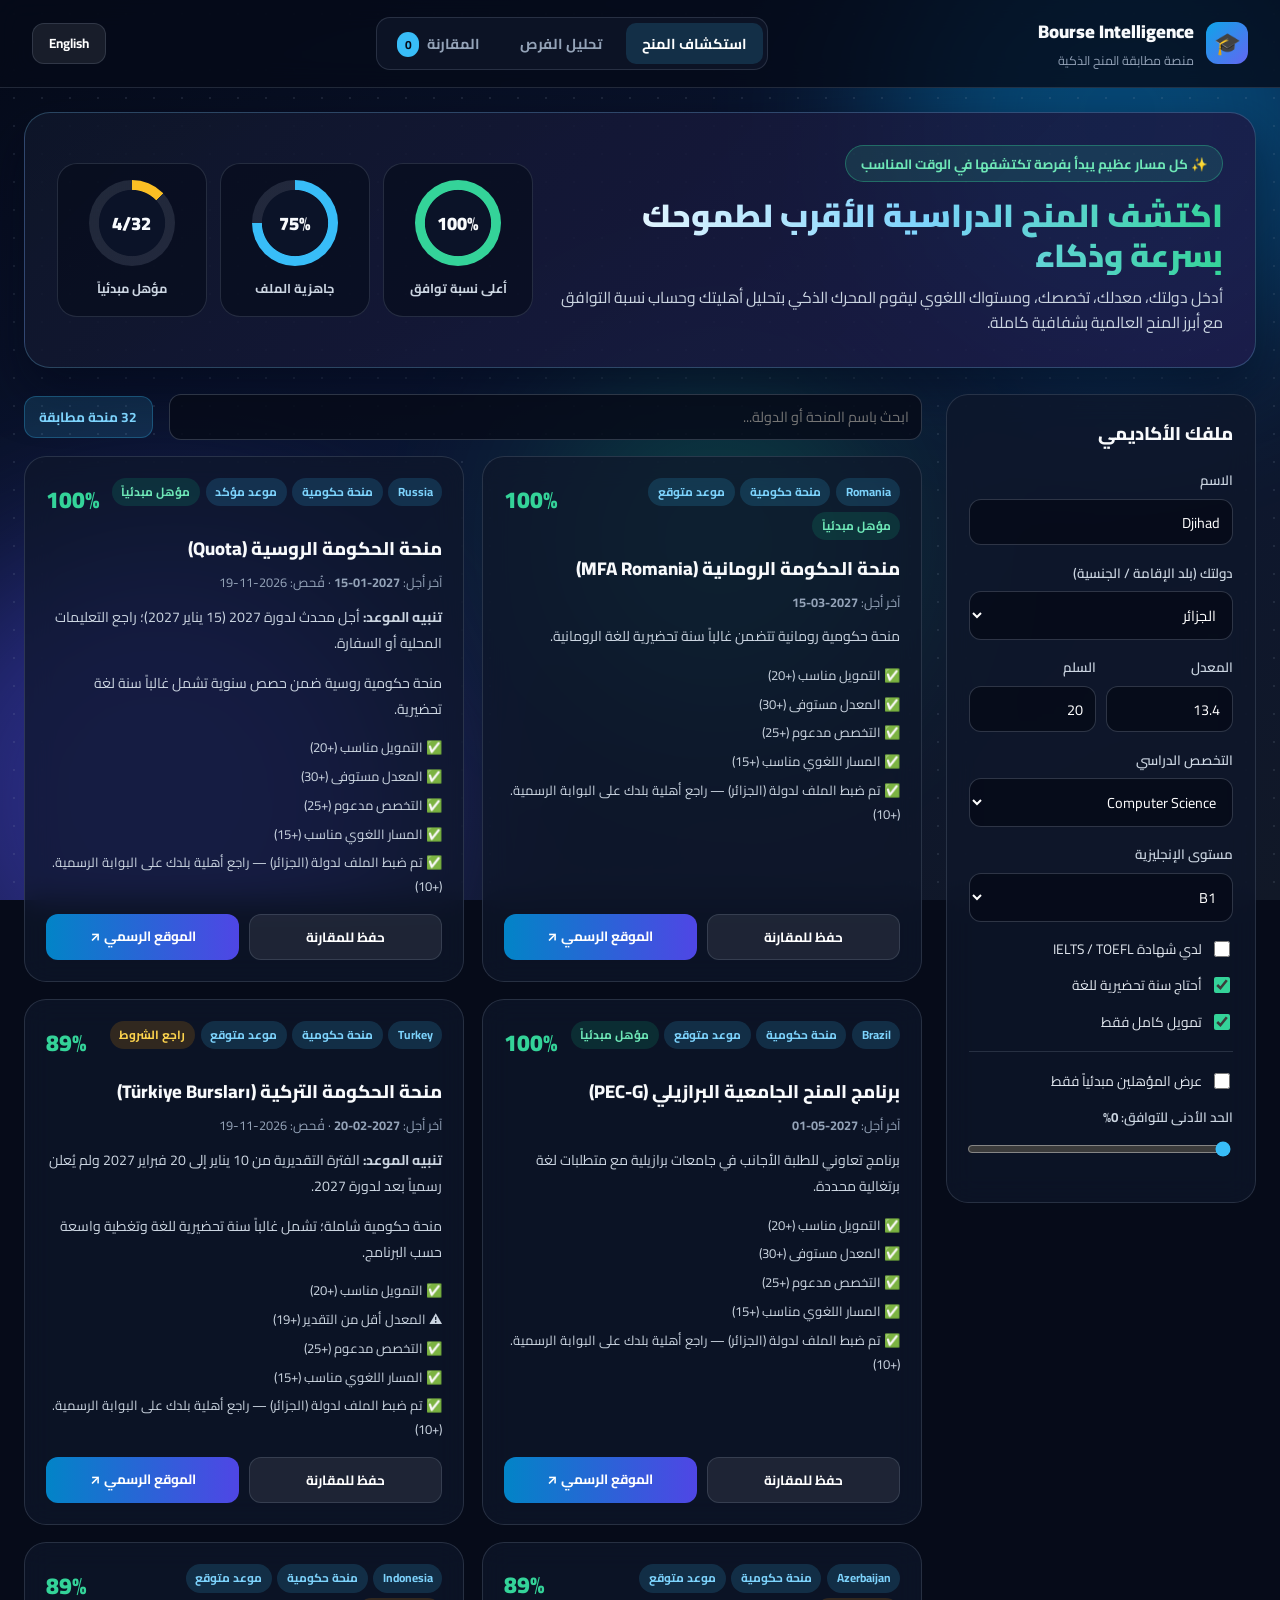
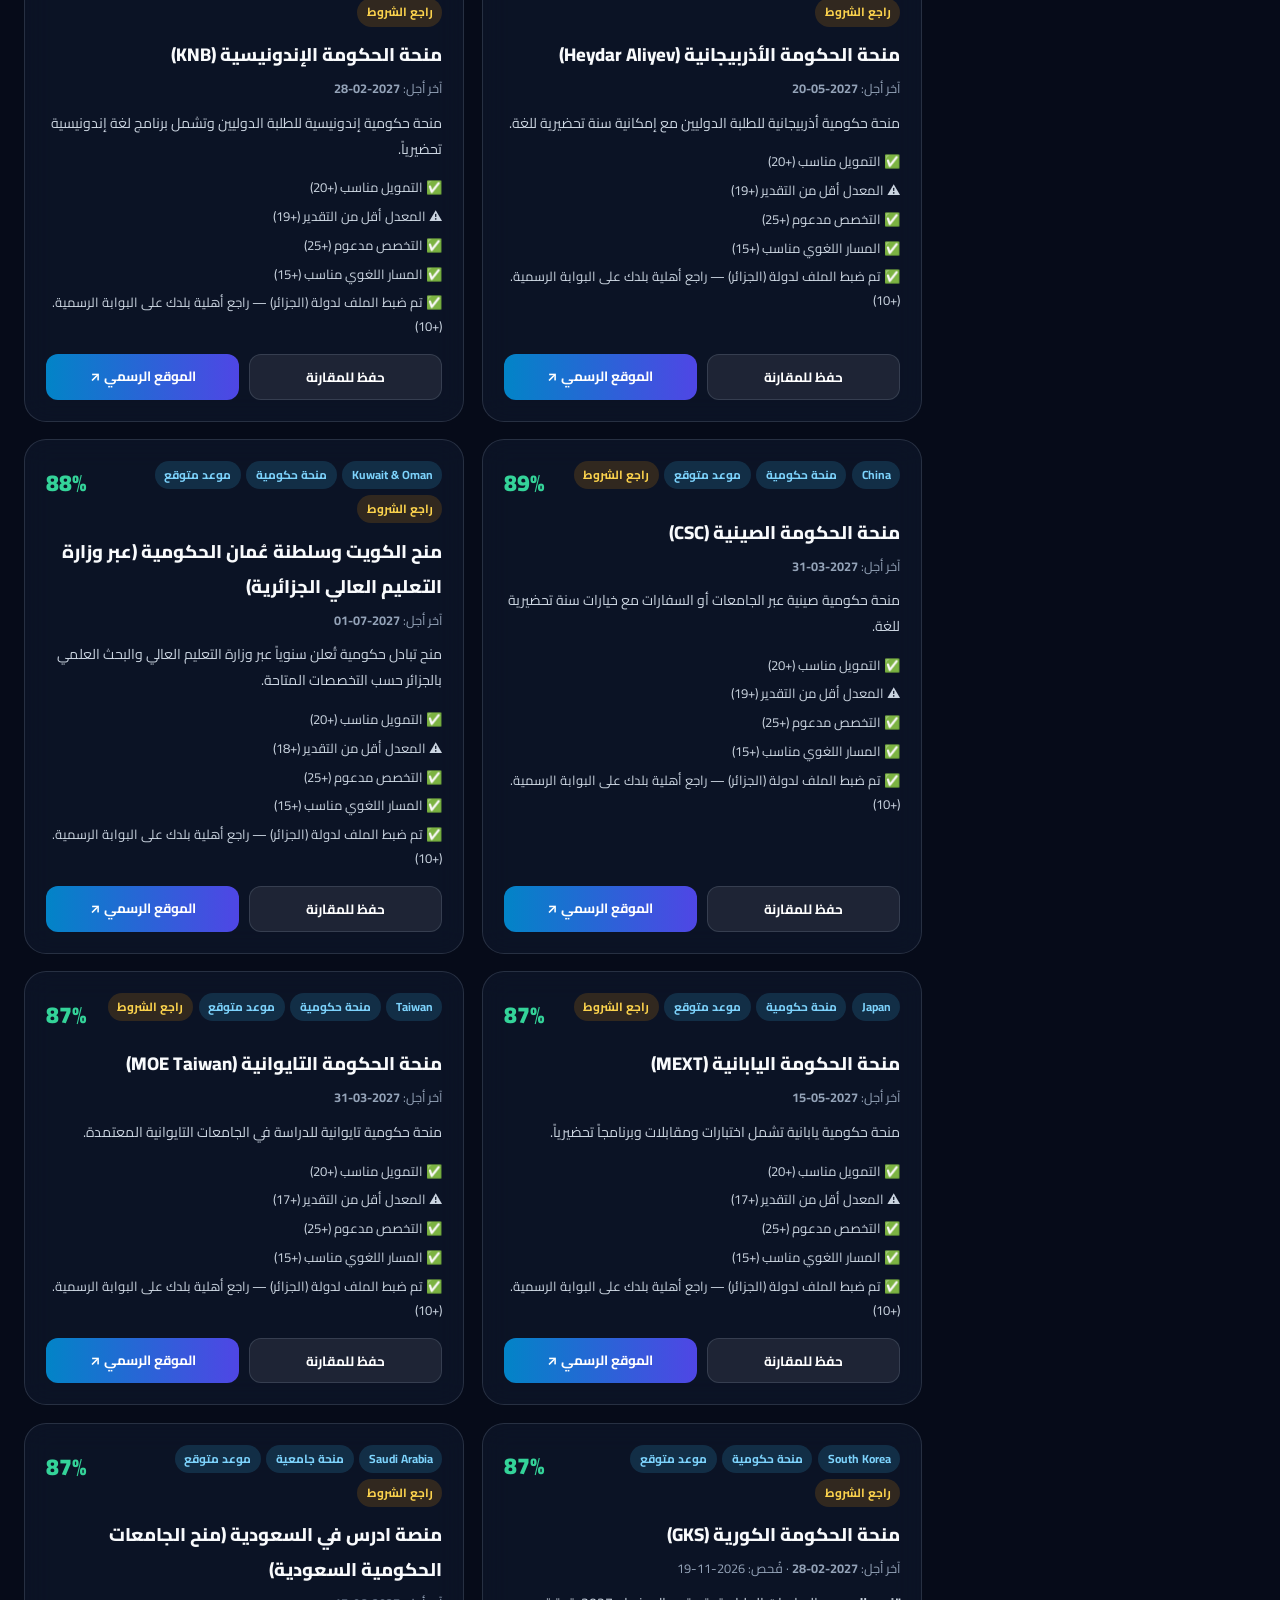
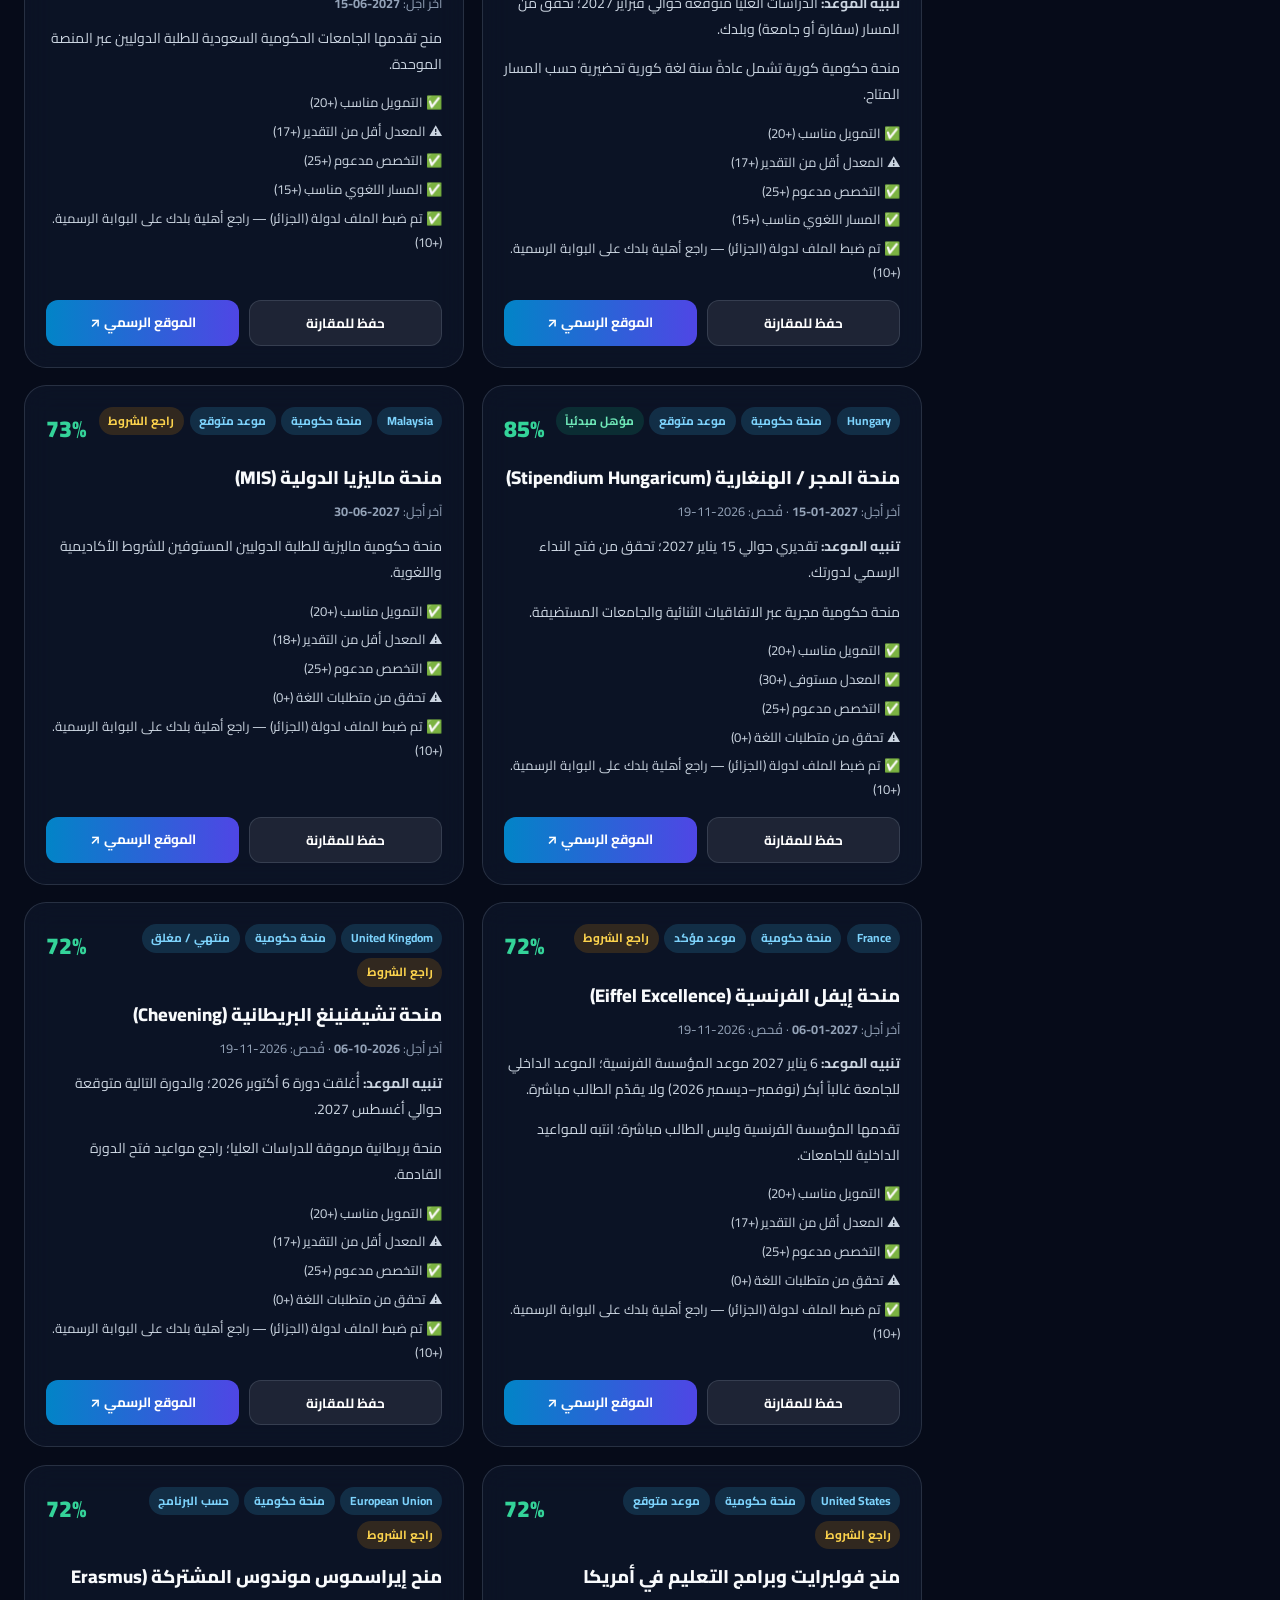
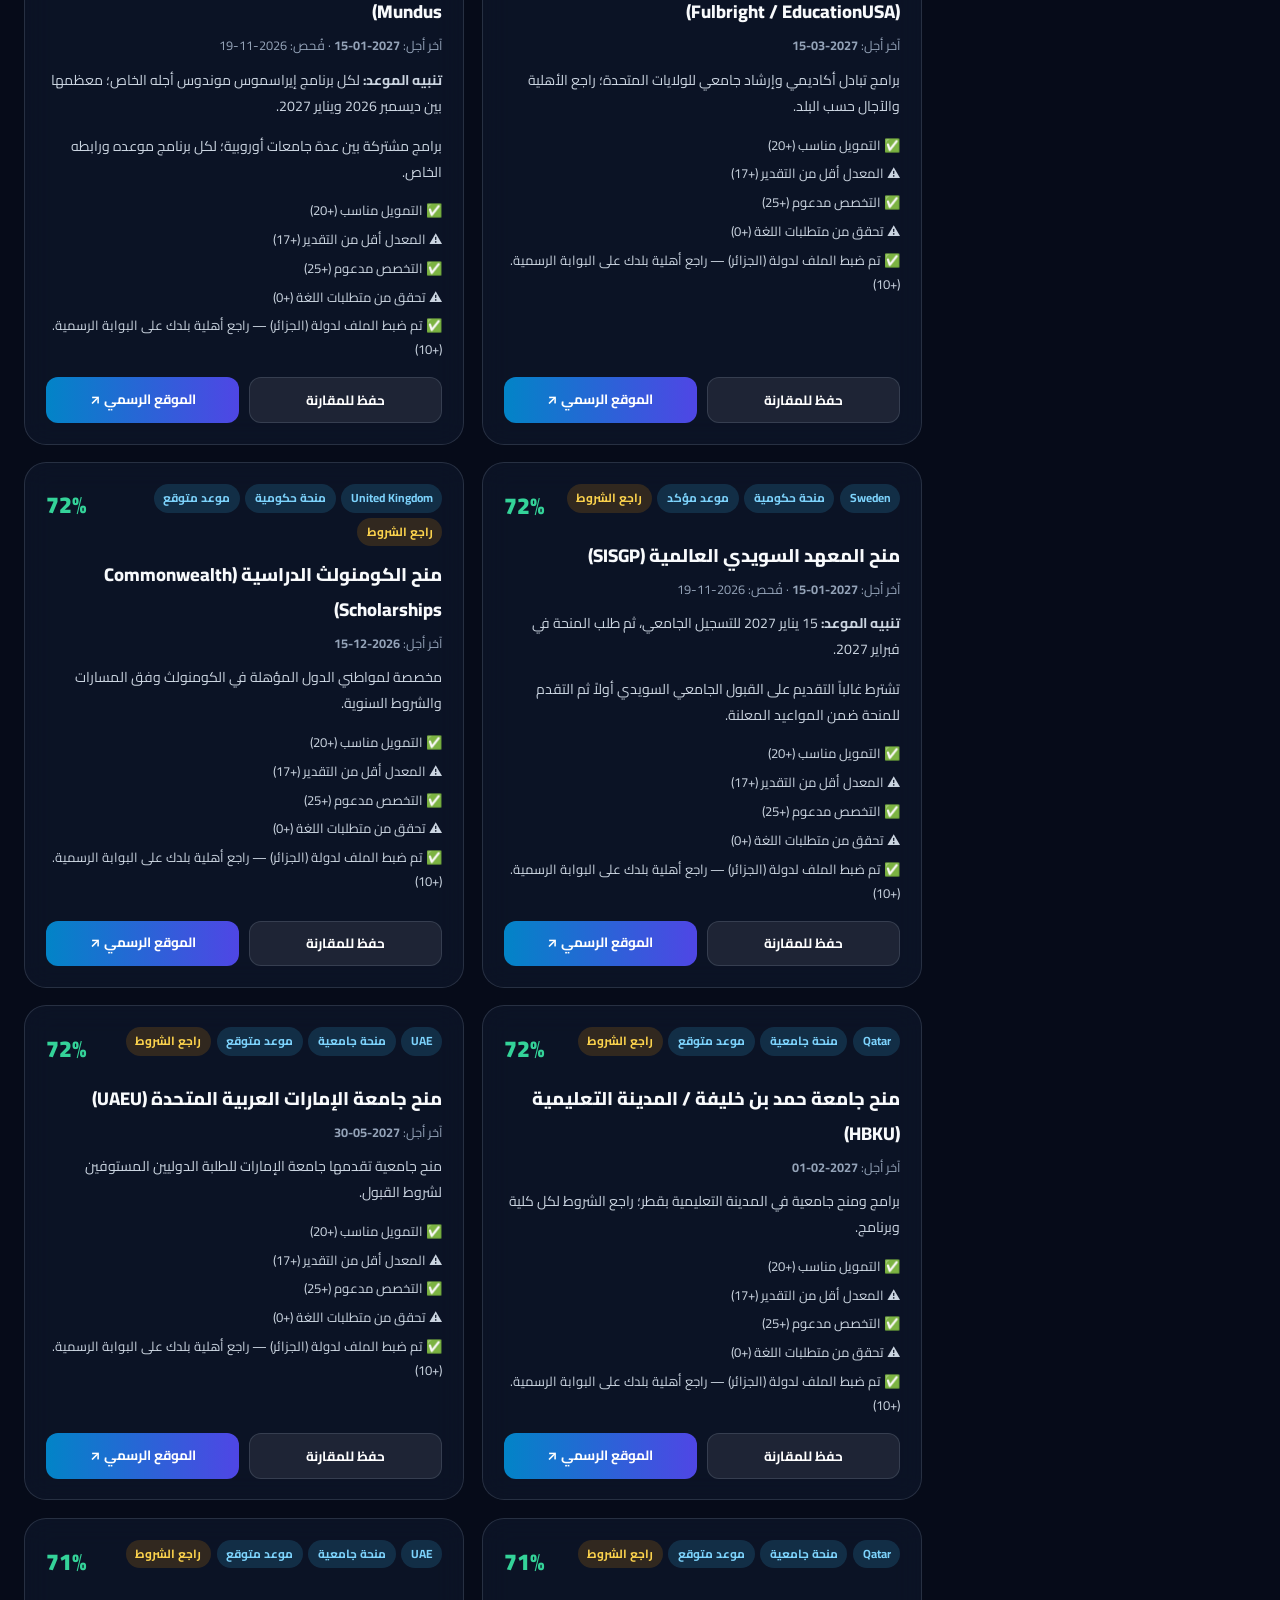
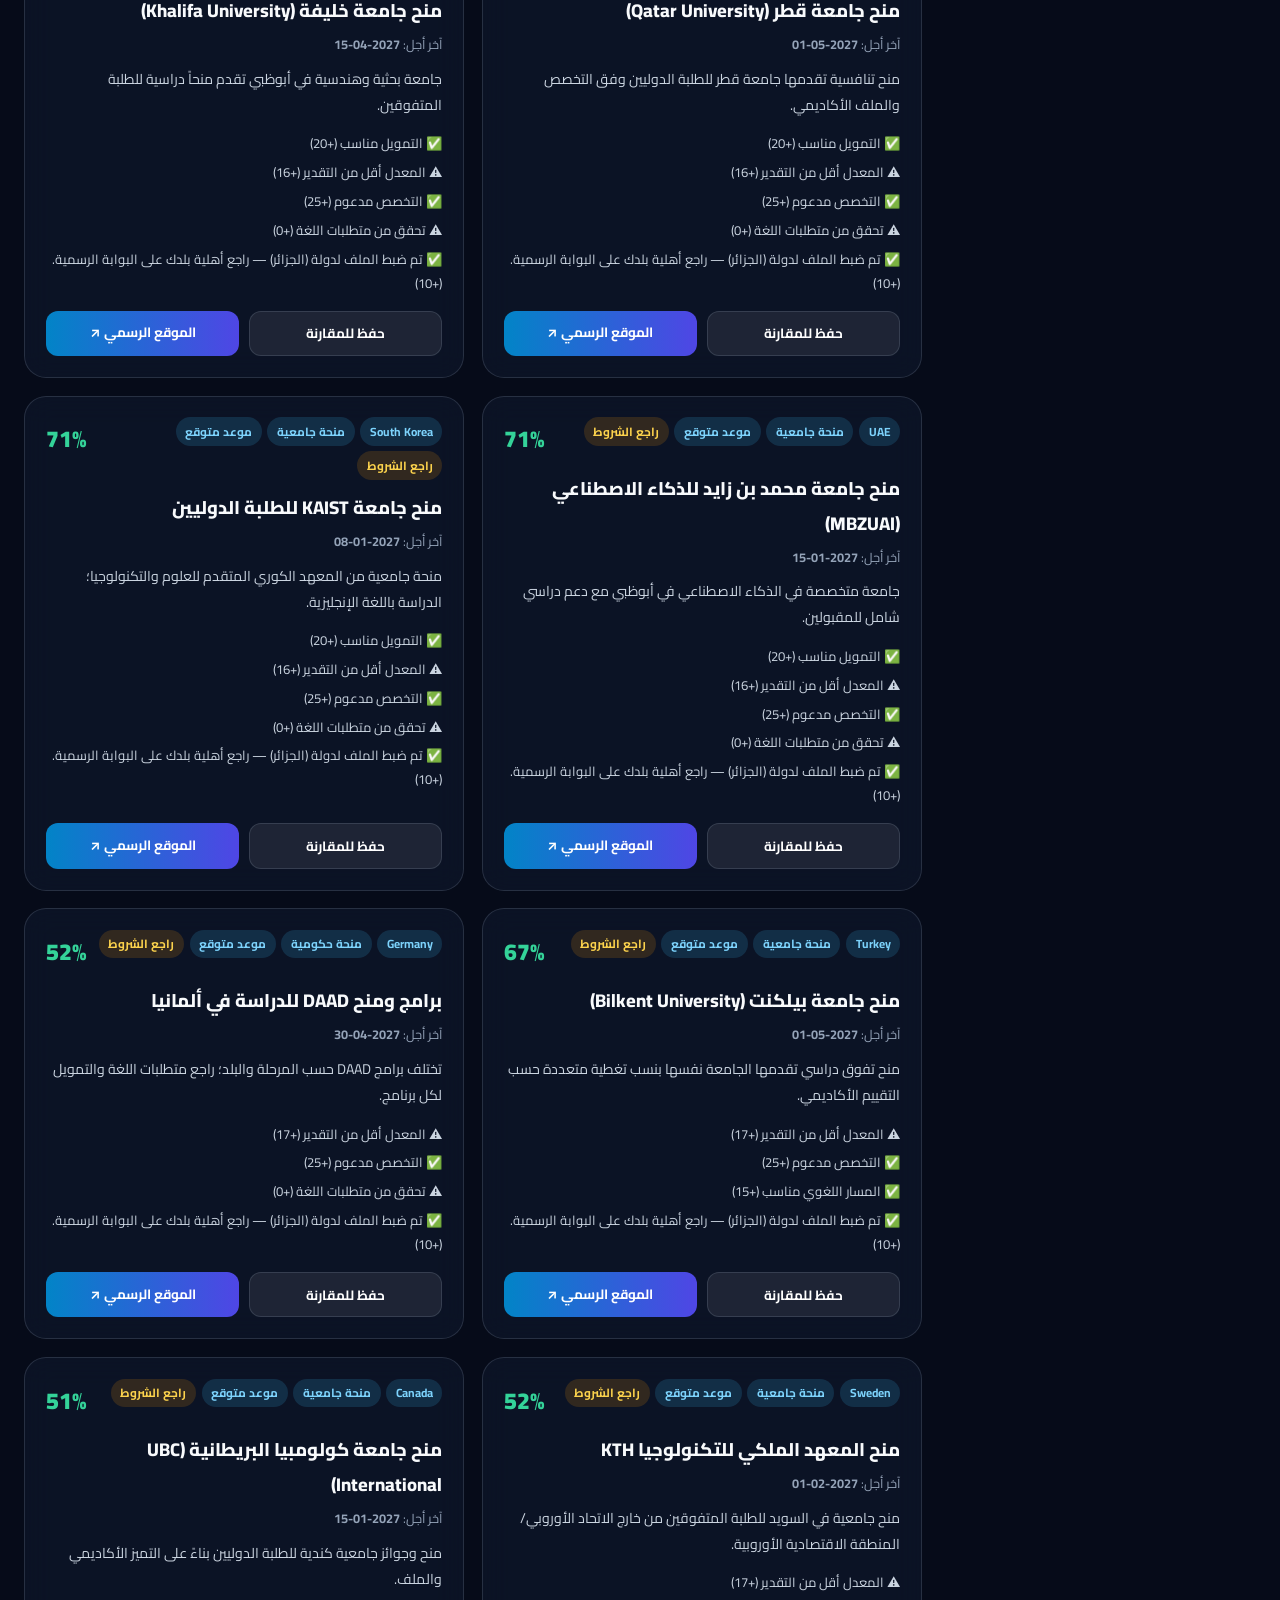
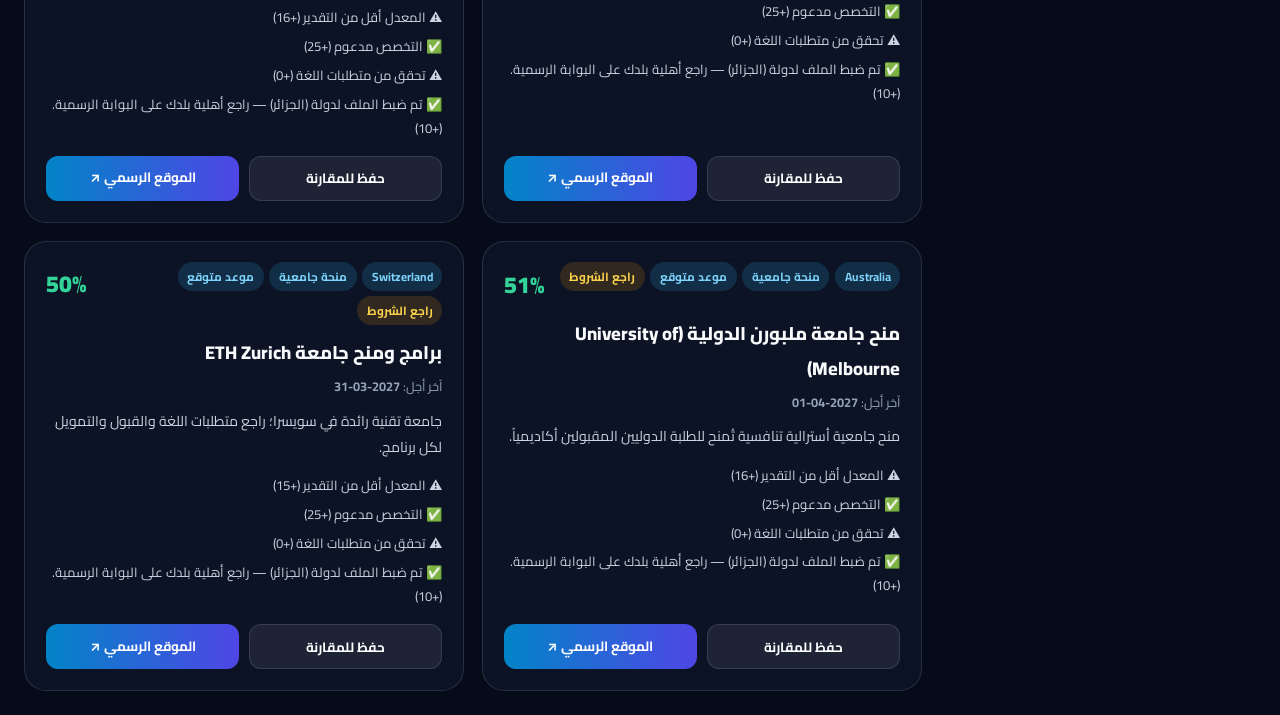
<file: index.html>
<!DOCTYPE html>
<html lang="ar">
<head>
  <meta charset="UTF-8" />
  <meta http-equiv="refresh" content="0; url=./web/" />
  <title>Bourse Intelligence</title>
</head>
<body>
  <script>window.location.replace("./web/");</script>
</body>
</html>
</file>
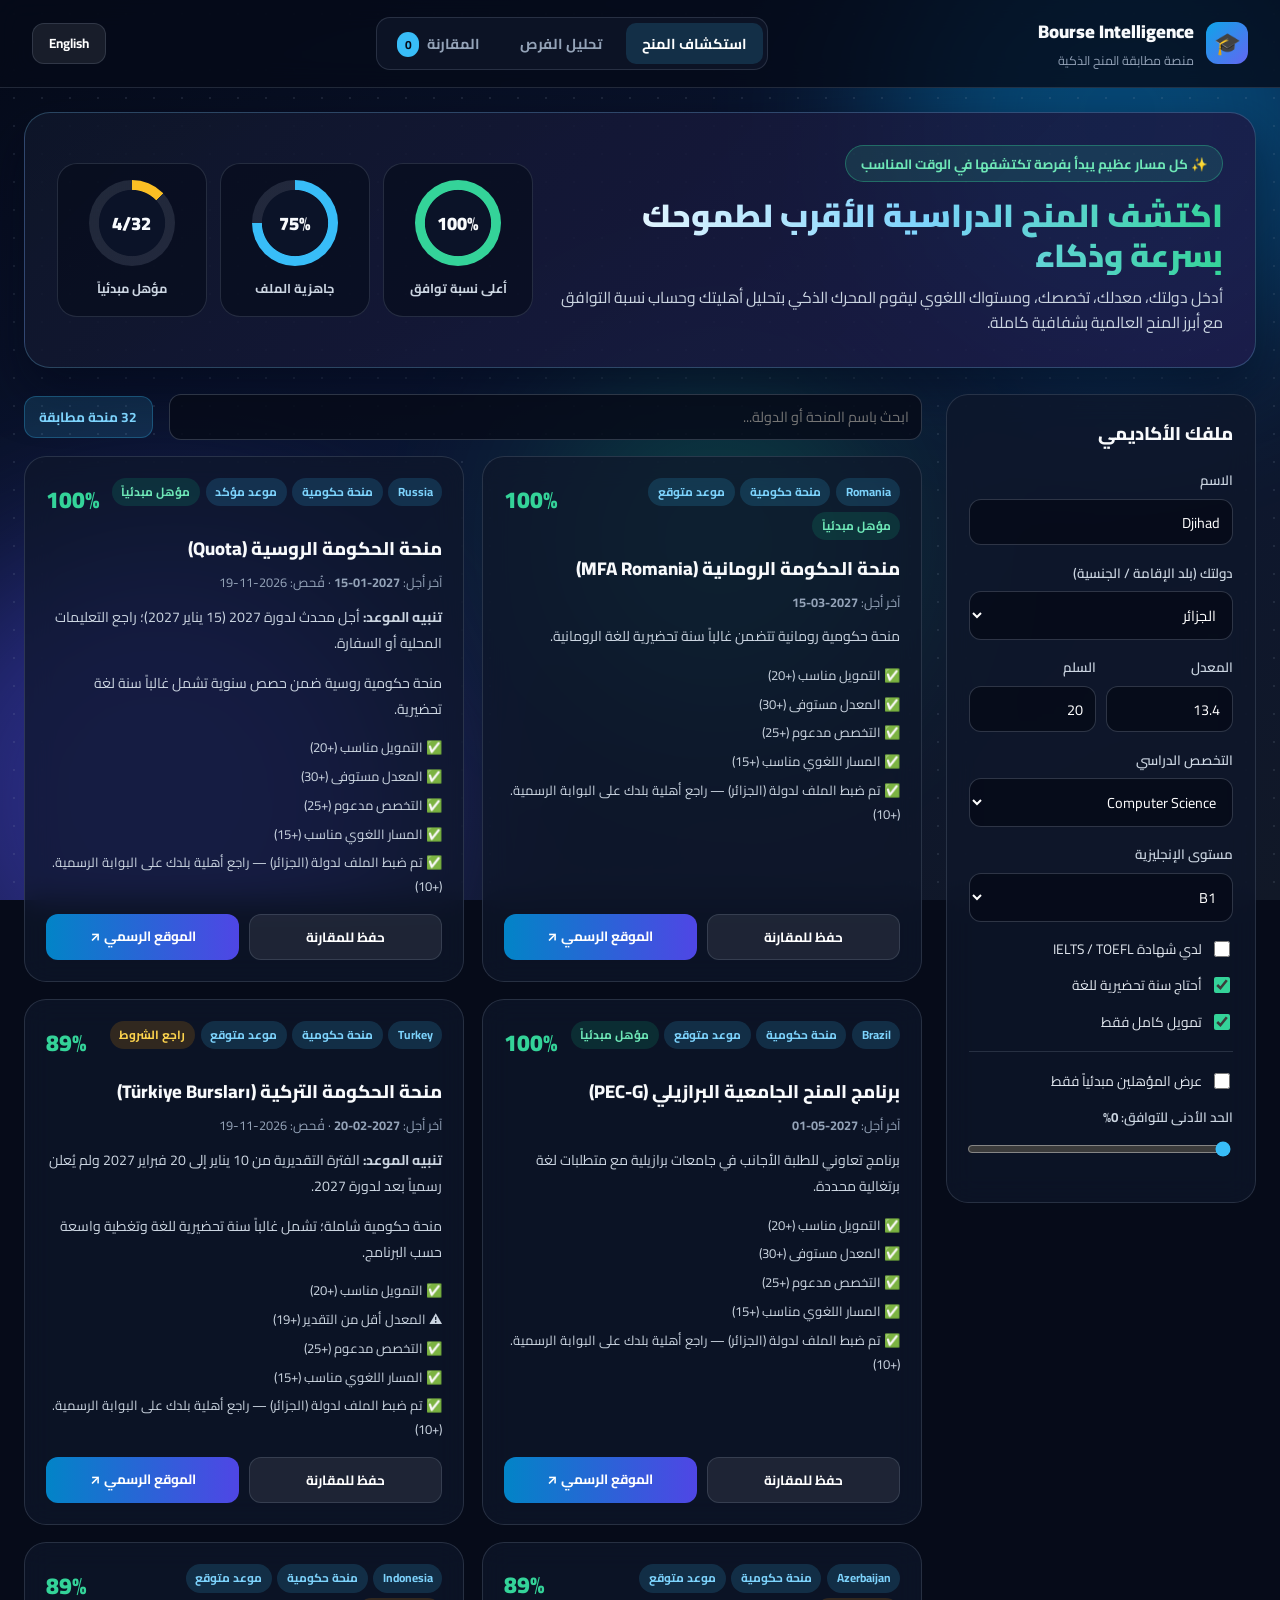
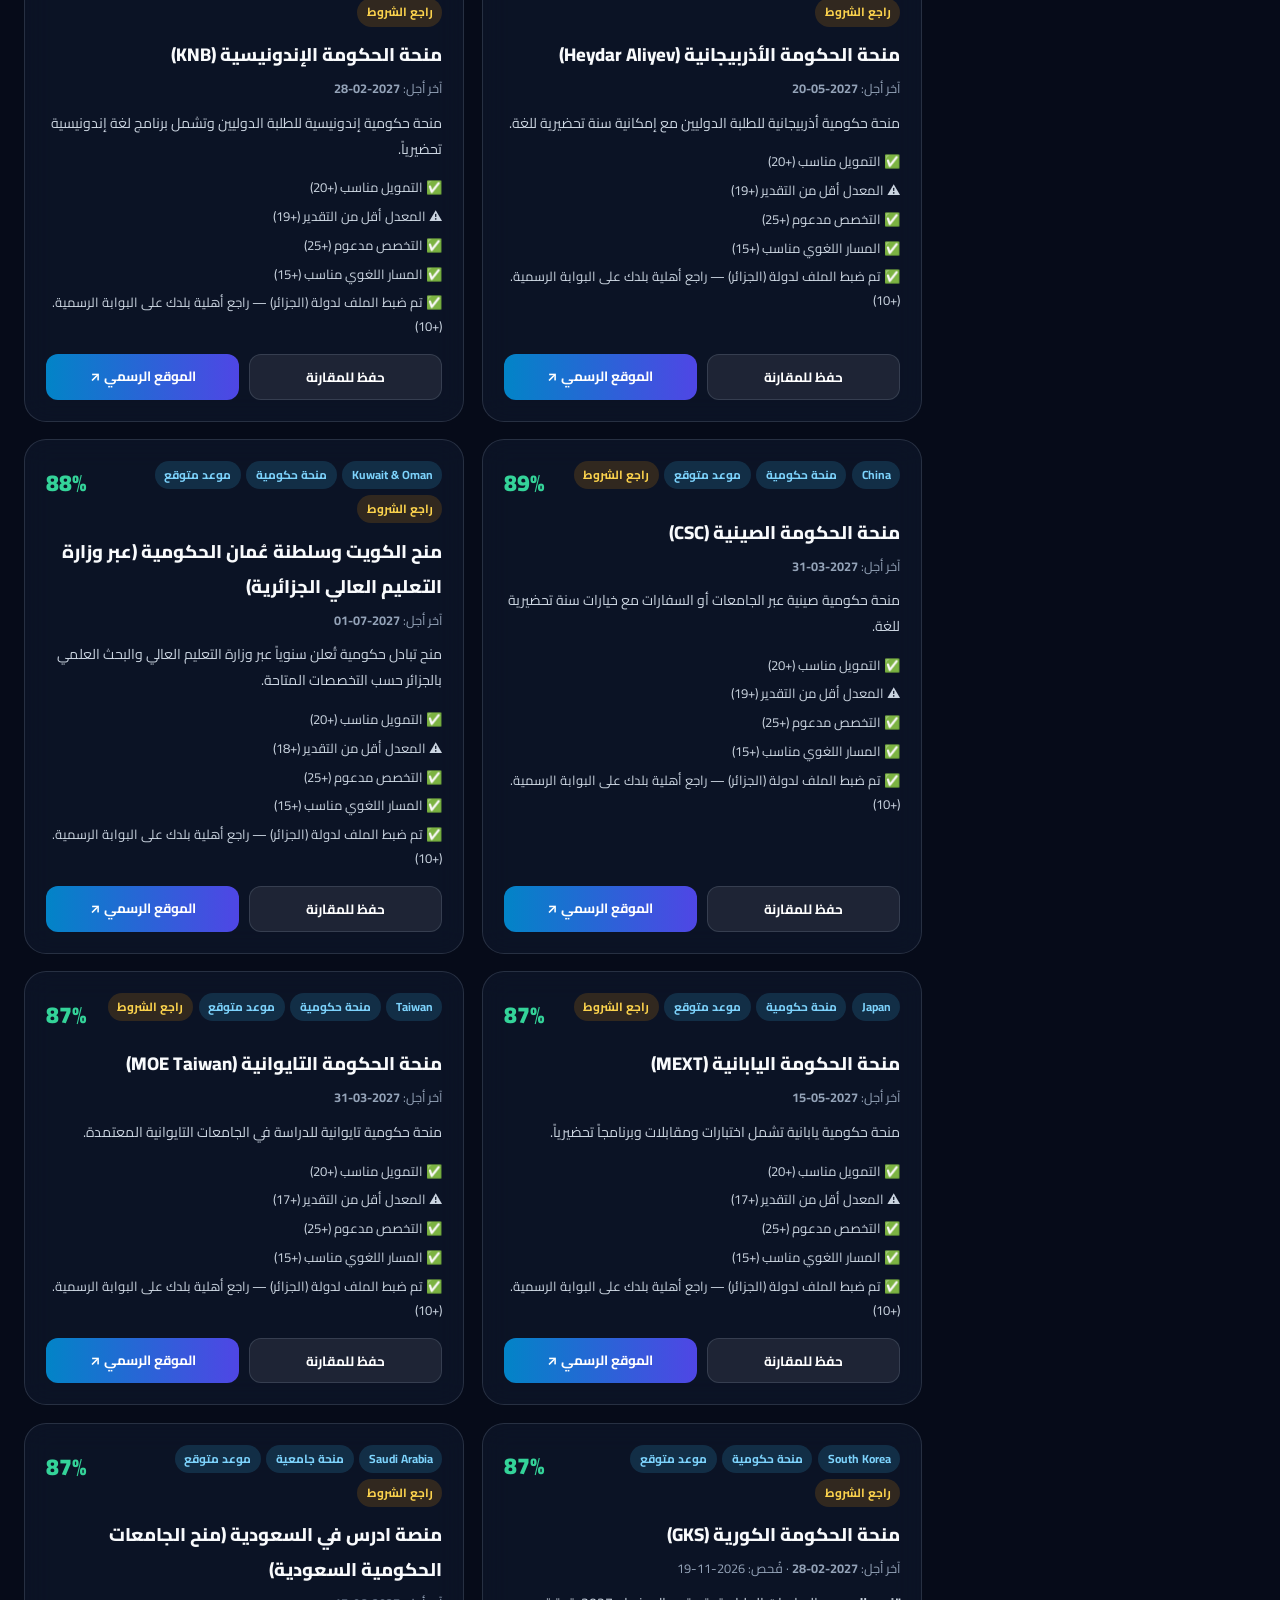
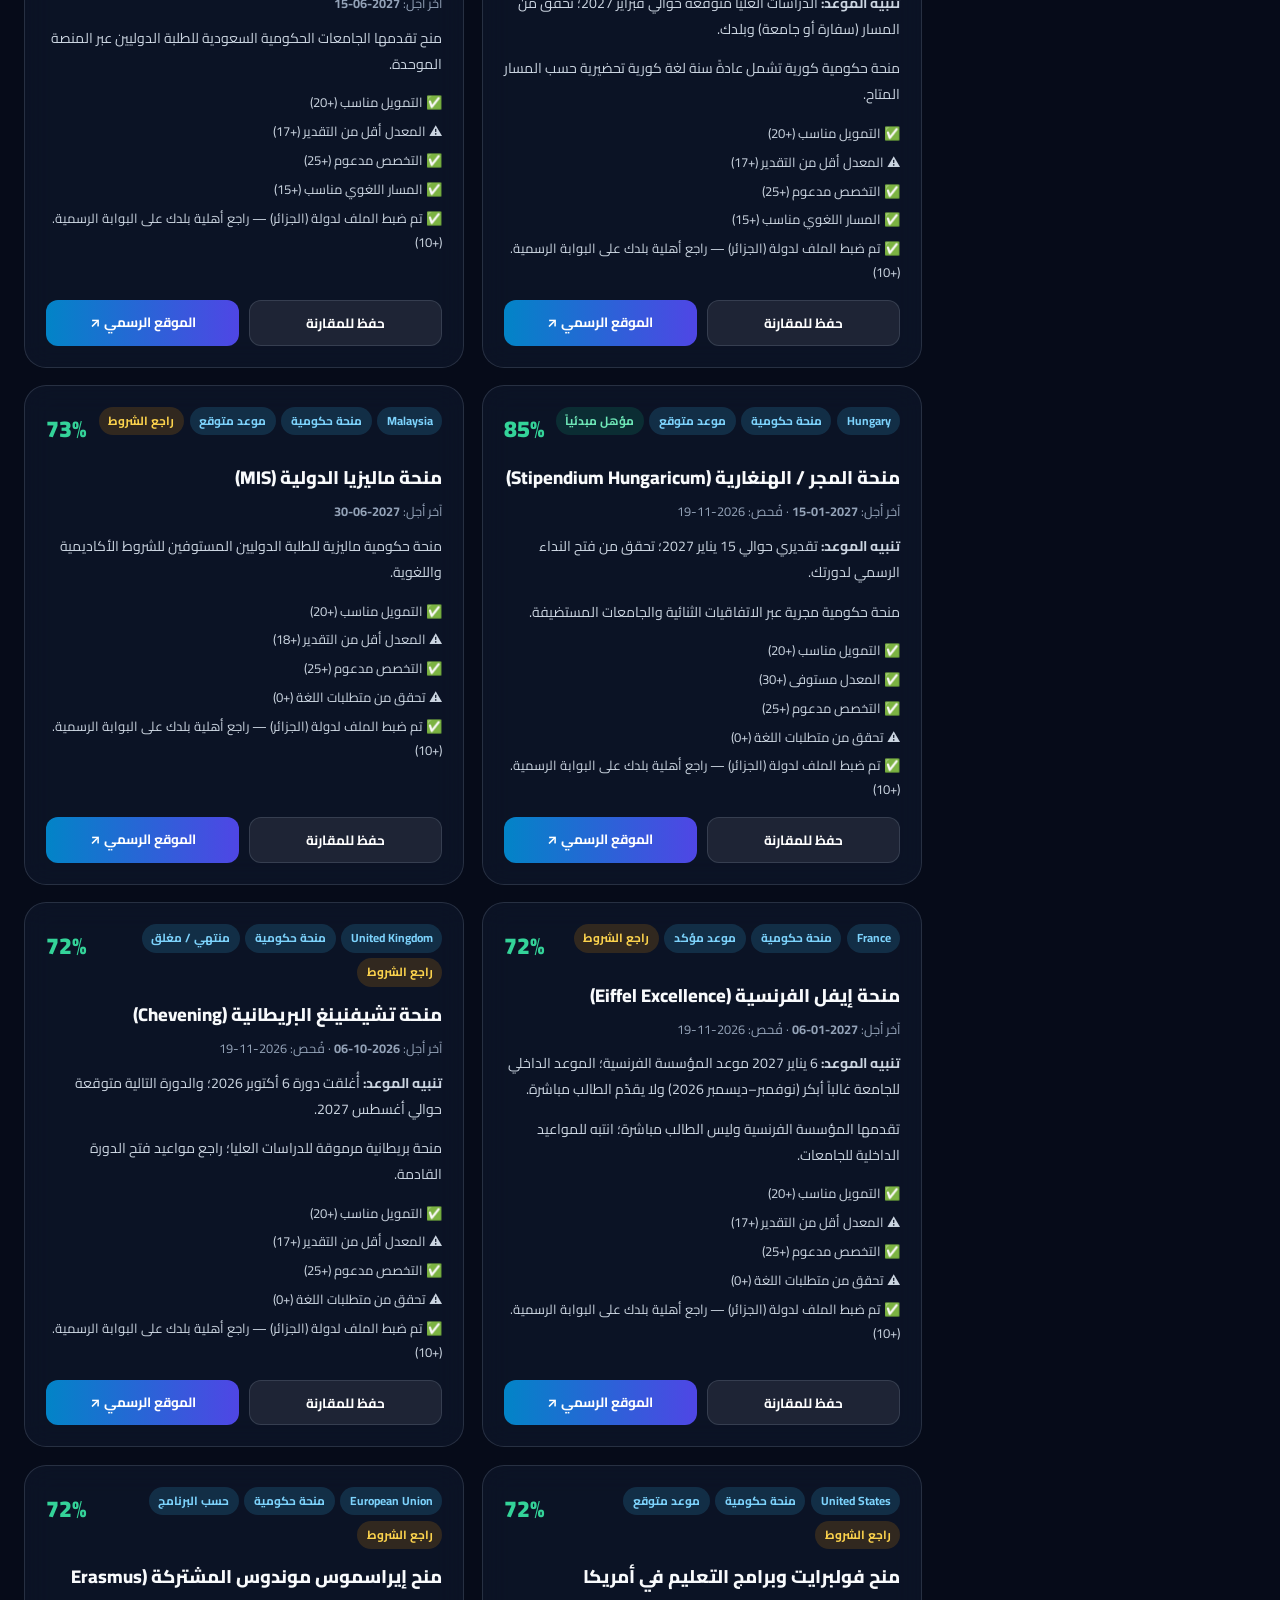
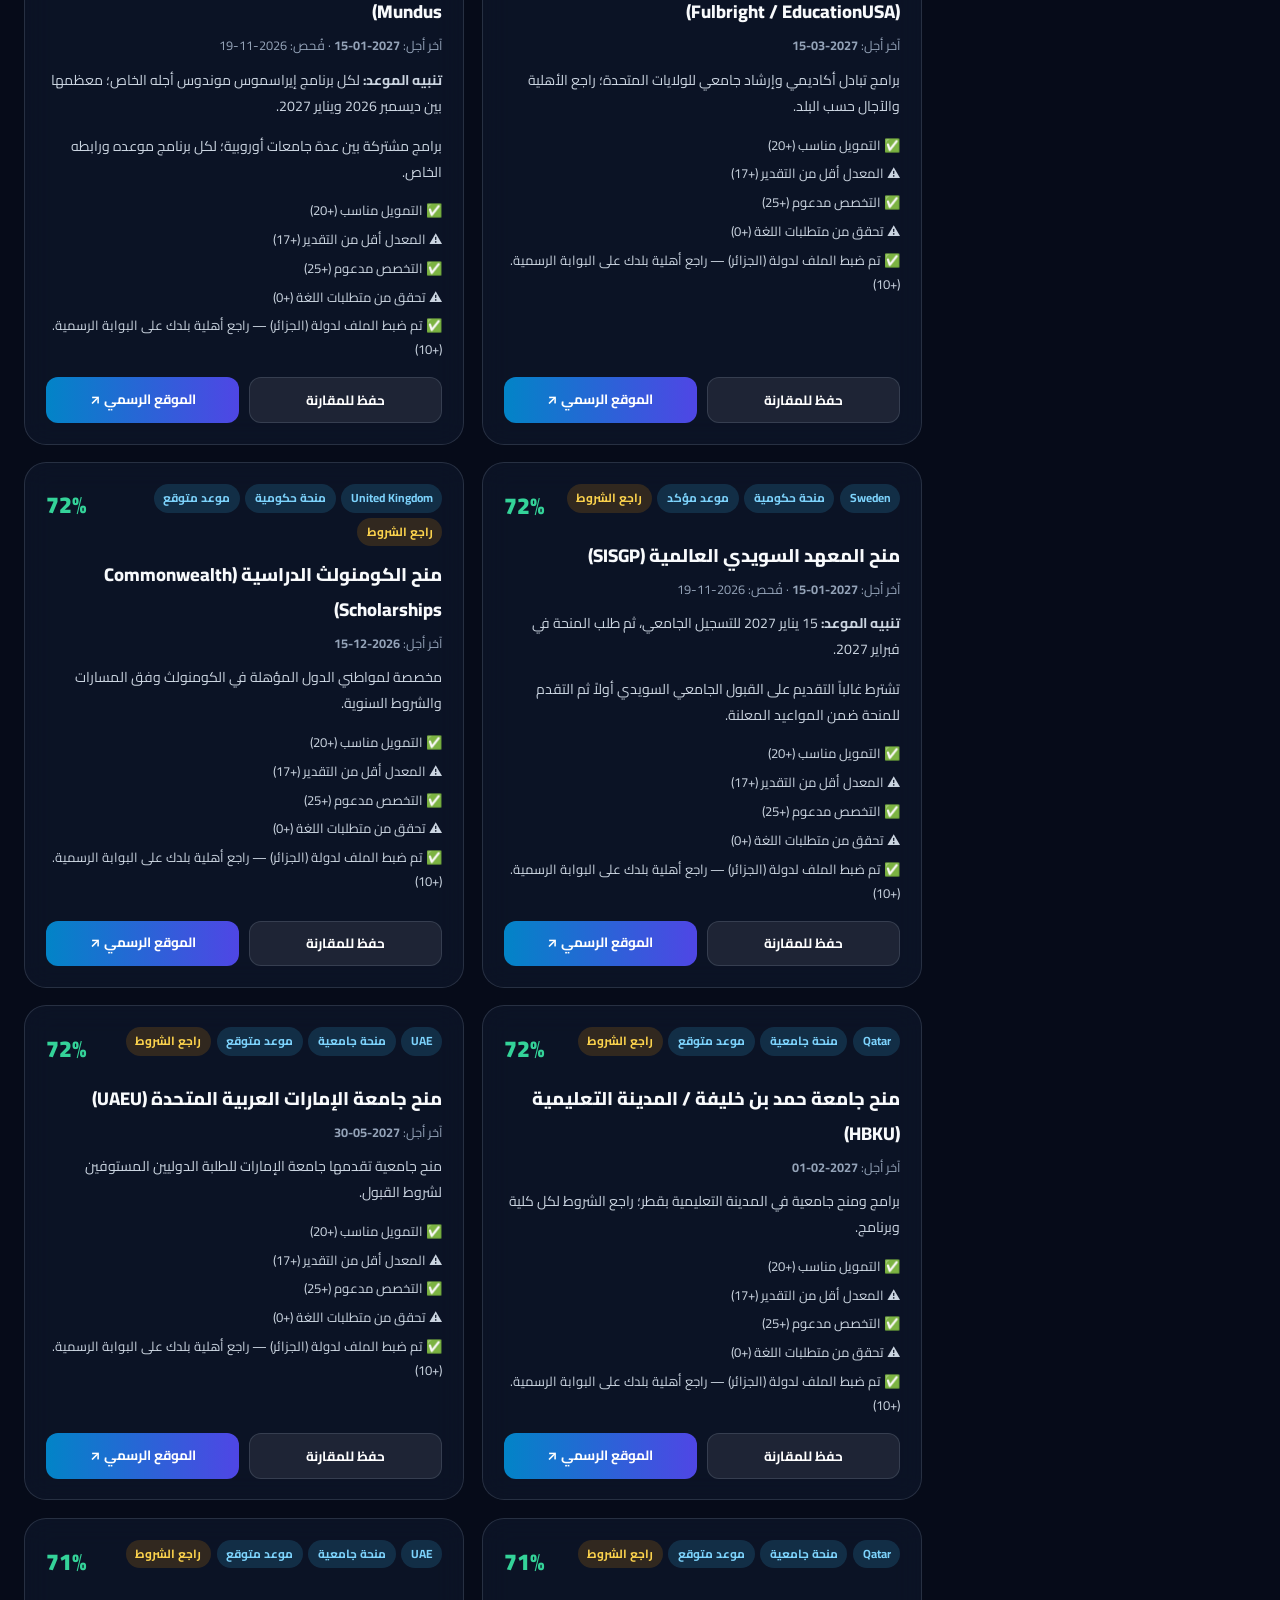
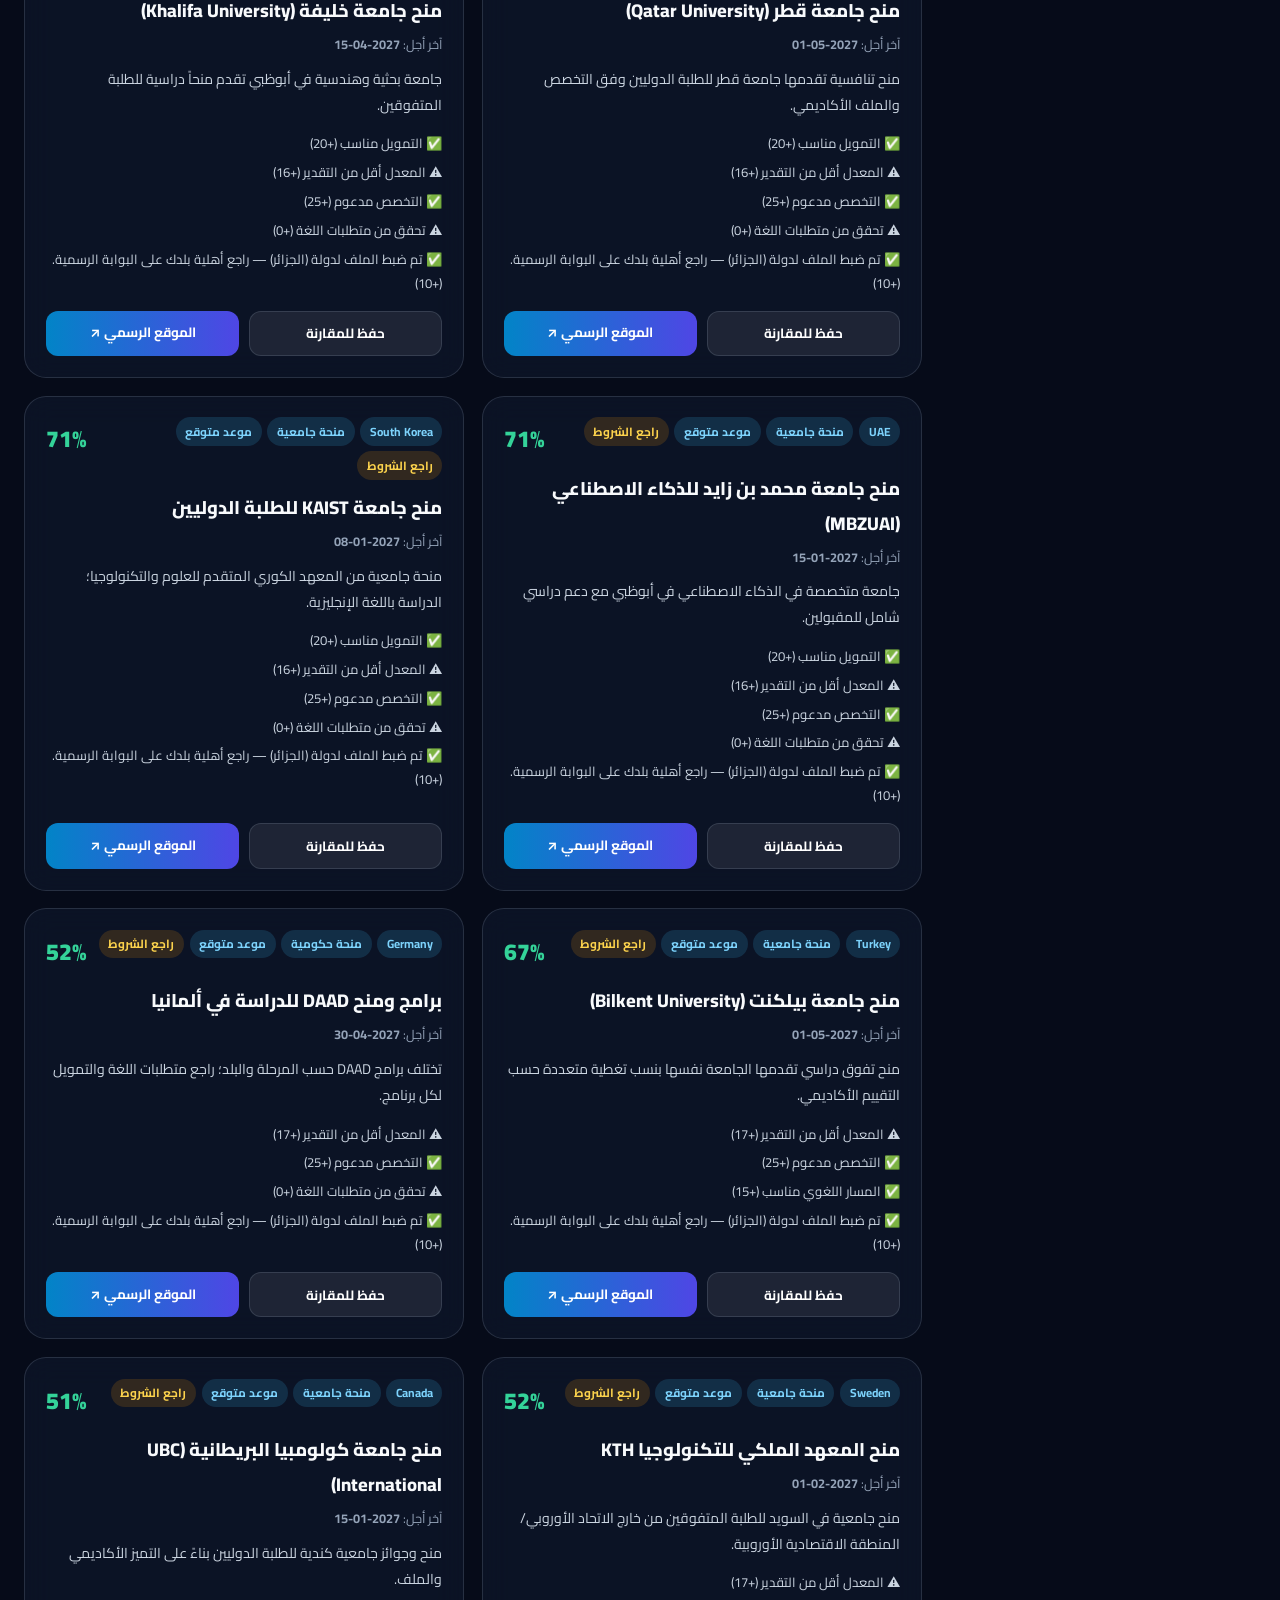
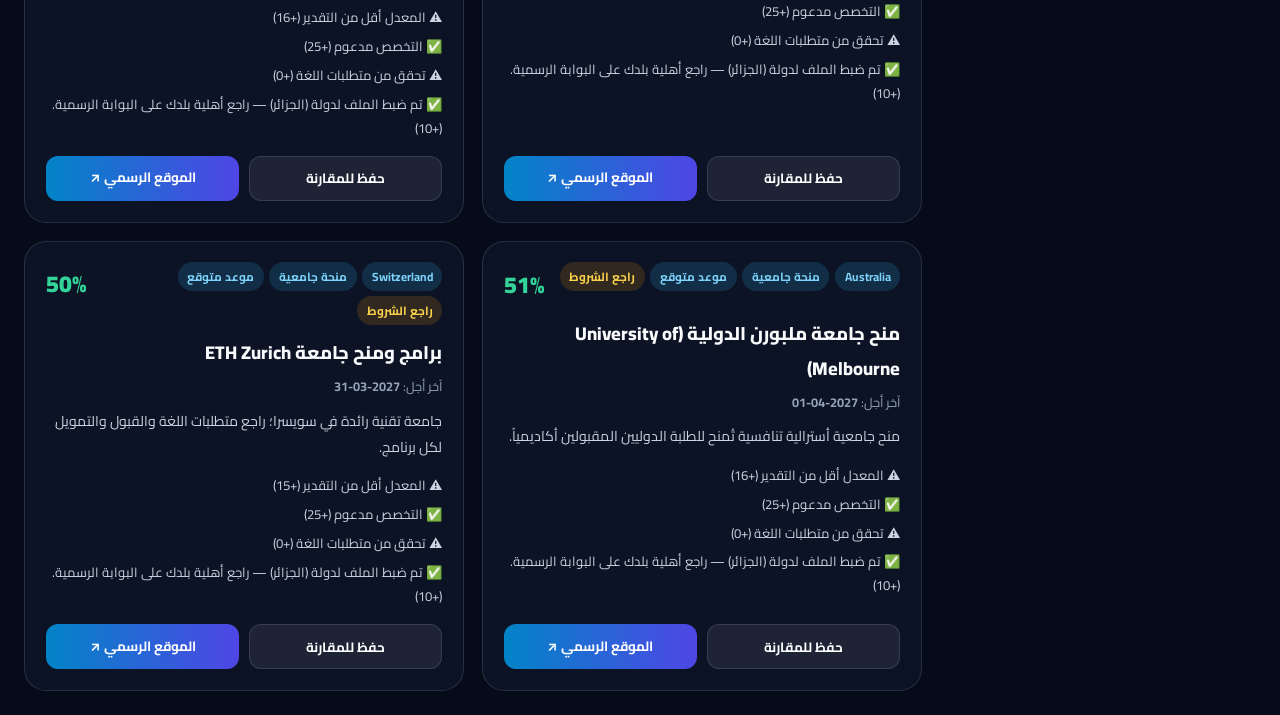
<file: web/index.html>
<!DOCTYPE html>
<html lang="ar" dir="rtl">
<head>
  <meta charset="UTF-8" />
  <meta name="viewport" content="width=device-width, initial-scale=1.0" />
  <title>Bourse Intelligence — بوابة المنح الذكية</title>
  <link rel="preconnect" href="https://fonts.googleapis.com">
  <link rel="preconnect" href="https://fonts.gstatic.com" crossorigin>
  <link href="https://fonts.googleapis.com/css2?family=Cairo:wght@400;600;700;800;900&family=Inter:wght@400;600;700;800&display=swap" rel="stylesheet">
  <link rel="stylesheet" href="./styles.css" />
</head>
<body>
  <div class="aurora-bg">
    <div class="orb orb-1"></div>
    <div class="orb orb-2"></div>
    <div class="orb orb-3"></div>
    <div class="grid-overlay"></div>
  </div>

  <header class="topbar">
    <div class="brand">
      <div class="brand-logo">🎓</div>
      <div>
        <span class="brand-name">Bourse Intelligence</span>
        <span class="brand-sub" data-i18n="brandSub">منصة مطابقة المنح الذكية</span>
      </div>
    </div>

    <nav class="nav-links">
      <button type="button" class="nav-btn active" data-tab="explore" data-i18n="navExplore">استكشاف المنح</button>
      <button type="button" class="nav-btn" data-tab="insights" data-i18n="navInsights">تحليل الفرص</button>
      <button type="button" class="nav-btn" data-tab="saved">
        <span data-i18n="navSaved">المقارنة</span>
        <span class="pill-count" id="savedCount">0</span>
      </button>
    </nav>

    <div class="top-actions">
      <button type="button" id="langToggle" class="lang-btn">English</button>
    </div>
  </header>

  <main class="container">
    <section class="hero">
      <div class="hero-content">
        <div class="hope-badge" data-i18n="hopeBadge">✨ كل مسار عظيم يبدأ بفرصة تكتشفها في الوقت المناسب</div>
        <h1 data-i18n="heroTitle">اكتشف المنح الدراسية الأقرب لطموحك بسرعة وذكاء</h1>
        <p data-i18n="heroDesc">
          أدخل دولتك، معدلك، تخصصك، ومستواك اللغوي ليقوم المحرك الذكي بتحليل أهليتك وحساب نسبة التوافق مع أبرز المنح العالمية بشفافية كاملة.
        </p>
      </div>

      <div class="hero-gauges">
        <div class="gauge-card">
          <div class="gauge-ring" id="gaugeTop" style="--pct: 0; --clr: #34d399;">
            <span id="valTop">0%</span>
          </div>
          <div class="gauge-title" data-i18n="kpiTop">أعلى نسبة توافق</div>
        </div>

        <div class="gauge-card">
          <div class="gauge-ring" id="gaugeReadiness" style="--pct: 0; --clr: #38bdf8;">
            <span id="valReadiness">0%</span>
          </div>
          <div class="gauge-title" data-i18n="kpiReadiness">جاهزية الملف</div>
        </div>

        <div class="gauge-card">
          <div class="gauge-ring" id="gaugeEligible" style="--pct: 0; --clr: #fbbf24;">
            <span id="valEligible">0/0</span>
          </div>
          <div class="gauge-title" data-i18n="kpiEligible">مؤهل مبدئياً</div>
        </div>
      </div>
    </section>

    <div class="workspace">
      <aside class="profile-panel">
        <h2 data-i18n="profileTitle">ملفك الأكاديمي</h2>

        <div class="form-group">
          <label for="studentName" data-i18n="lblName">الاسم</label>
          <input type="text" id="studentName" value="Djihad" />
        </div>

        <div class="form-group">
          <label for="originCountrySelect" data-i18n="lblOrigin">دولتك (بلد الإقامة / الجنسية)</label>
          <select id="originCountrySelect"></select>
        </div>

        <div class="form-row">
          <div class="form-group">
            <label for="gpaInput" data-i18n="lblGpa">المعدل</label>
            <input type="number" id="gpaInput" value="13.4" min="0" max="100" step="0.1" />
          </div>
          <div class="form-group">
            <label for="maxGpaInput" data-i18n="lblMaxGpa">السلم</label>
            <input type="number" id="maxGpaInput" value="20" min="1" max="100" step="1" />
          </div>
        </div>

        <div class="form-group">
          <label for="fieldSelect" data-i18n="lblField">التخصص الدراسي</label>
          <select id="fieldSelect"></select>
        </div>

        <div class="form-group">
          <label for="englishSelect" data-i18n="lblEnglish">مستوى الإنجليزية</label>
          <select id="englishSelect">
            <option value="A1">A1</option>
            <option value="A2">A2</option>
            <option value="B1" selected>B1</option>
            <option value="B2">B2</option>
            <option value="C1">C1</option>
            <option value="C2">C2</option>
          </select>
        </div>

        <label class="toggle-item">
          <input type="checkbox" id="hasCertCheck" />
          <span data-i18n="lblCert">لدي شهادة IELTS / TOEFL</span>
        </label>

        <label class="toggle-item">
          <input type="checkbox" id="langYearCheck" checked />
          <span data-i18n="lblLangYear">أحتاج سنة تحضيرية للغة</span>
        </label>

        <label class="toggle-item">
          <input type="checkbox" id="fullFundingCheck" checked />
          <span data-i18n="lblFull">تمويل كامل فقط</span>
        </label>

        <hr class="divider" />

        <label class="toggle-item">
          <input type="checkbox" id="eligibleOnlyCheck" />
          <span data-i18n="lblEligOnly">عرض المؤهلين مبدئياً فقط</span>
        </label>

        <div class="form-group">
          <label for="minScoreRange">
            <span data-i18n="lblMinScore">الحد الأدنى للتوافق:</span>
            <strong id="minScoreVal">0%</strong>
          </label>
          <input type="range" id="minScoreRange" min="0" max="100" step="5" value="0" />
        </div>
      </aside>

      <section class="results-area">
        <div id="tab-explore" class="tab-content active">
          <div class="results-toolbar">
            <input type="text" id="searchInput" class="search-box" placeholder="ابحث باسم المنحة أو الدولة..." />
            <span class="results-counter" id="resultsCounter">0</span>
          </div>
          <div class="cards-grid" id="cardsGrid"></div>
        </div>

        <div id="tab-insights" class="tab-content">
          <div class="insight-box">
            <h3 data-i18n="insightTitle">توزيع نسب التوافق عبر المنح</h3>
            <div id="barsContainer" class="bars-list"></div>
          </div>
        </div>

        <div id="tab-saved" class="tab-content">
          <div class="cards-grid" id="savedGrid"></div>
        </div>
      </section>
    </div>
  </main>

  <script src="./app.js"></script>
</body>
</html>
</file>
<file: web/styles.css>
:root {
  --bg-deep: #060b19;
  --card-bg: rgba(15, 23, 42, 0.72);
  --card-border: rgba(148, 163, 184, 0.2);
  --text-main: #f8fafc;
  --text-muted: #94a3b8;
  --accent-sky: #38bdf8;
  --accent-emerald: #34d399;
  --accent-indigo: #6366f1;
}

* {
  box-sizing: border-box;
}

body {
  margin: 0;
  font-family: 'Cairo', 'Inter', sans-serif;
  background-color: var(--bg-deep);
  color: var(--text-main);
  min-height: 100vh;
  overflow-x: hidden;
}

/* خلفية متدرجة وأفق مضيء يرمز للطاقة والطموح والفرص */
.aurora-bg {
  position: fixed;
  inset: 0;
  z-index: -1;
  background: linear-gradient(155deg, #050a18 0%, #0b1633 45%, #111827 100%);
  overflow: hidden;
}

.orb {
  position: absolute;
  border-radius: 50%;
  filter: blur(85px);
  opacity: 0.45;
  animation: floatOrb 16s ease-in-out infinite alternate;
}

.orb-1 {
  width: 480px;
  height: 480px;
  background: #0284c7;
  top: -120px;
  right: -80px;
}

.orb-2 {
  width: 520px;
  height: 520px;
  background: #4f46e5;
  bottom: -160px;
  left: -100px;
  animation-delay: -5s;
}

.orb-3 {
  width: 360px;
  height: 360px;
  background: #10b981;
  top: 40%;
  left: 42%;
  opacity: 0.22;
  animation-delay: -9s;
}

.grid-overlay {
  position: absolute;
  inset: 0;
  background-image: radial-gradient(rgba(148, 163, 184, 0.14) 1px, transparent 1px);
  background-size: 28px 28px;
}

@keyframes floatOrb {
  0% { transform: translate(0, 0) scale(1); }
  100% { transform: translate(35px, -25px) scale(1.08); }
}

.topbar {
  position: sticky;
  top: 0;
  z-index: 20;
  display: flex;
  align-items: center;
  justify-content: space-between;
  gap: 1rem;
  padding: 0.9rem 2rem;
  background: rgba(6, 11, 25, 0.78);
  backdrop-filter: blur(14px);
  border-bottom: 1px solid var(--card-border);
}

.brand {
  display: flex;
  align-items: center;
  gap: 0.75rem;
}

.brand-logo {
  width: 42px;
  height: 42px;
  border-radius: 12px;
  display: grid;
  place-items: center;
  font-size: 1.35rem;
  background: linear-gradient(135deg, #0ea5e9, #6366f1);
}

.brand-name {
  display: block;
  font-weight: 900;
  font-size: 1.15rem;
}

.brand-sub {
  display: block;
  font-size: 0.78rem;
  color: var(--text-muted);
}

.nav-links {
  display: flex;
  gap: 0.5rem;
  background: rgba(15, 23, 42, 0.8);
  padding: 0.3rem;
  border-radius: 14px;
  border: 1px solid var(--card-border);
}

.nav-btn {
  border: none;
  background: transparent;
  color: var(--text-muted);
  font-family: inherit;
  font-weight: 700;
  font-size: 0.9rem;
  padding: 0.45rem 1rem;
  border-radius: 10px;
  cursor: pointer;
  transition: 0.2s;
}

.nav-btn.active, .nav-btn:hover {
  background: rgba(56, 189, 248, 0.16);
  color: #ffffff;
}

.pill-count {
  background: #38bdf8;
  color: #060b19;
  padding: 0.05rem 0.45rem;
  border-radius: 999px;
  font-size: 0.75rem;
  margin-inline-start: 0.3rem;
}

.lang-btn {
  background: rgba(255, 255, 255, 0.08);
  border: 1px solid var(--card-border);
  color: #ffffff;
  font-family: inherit;
  font-weight: 700;
  padding: 0.45rem 1rem;
  border-radius: 12px;
  cursor: pointer;
}

.container {
  max-width: 1360px;
  margin: 0 auto;
  padding: 1.5rem;
}

.hero {
  display: grid;
  grid-template-columns: 1.4fr 1fr;
  gap: 1.5rem;
  align-items: center;
  background: linear-gradient(135deg, rgba(15, 23, 42, 0.86) 0%, rgba(30, 27, 75, 0.84) 100%);
  border: 1px solid rgba(125, 211, 252, 0.25);
  border-radius: 26px;
  padding: 2rem;
  margin-bottom: 1.6rem;
  box-shadow: 0 22px 50px rgba(2, 6, 23, 0.5);
}

.hope-badge {
  display: inline-block;
  background: rgba(52, 211, 153, 0.14);
  border: 1px solid rgba(52, 211, 153, 0.35);
  color: #6ee7b7;
  padding: 0.3rem 0.9rem;
  border-radius: 999px;
  font-size: 0.84rem;
  font-weight: 700;
  margin-bottom: 0.8rem;
}

.hero h1 {
  margin: 0 0 0.6rem 0;
  font-size: 2rem;
  font-weight: 900;
  line-height: 1.25;
  background: linear-gradient(90deg, #ffffff 0%, #7dd3fc 55%, #34d399 100%);
  -webkit-background-clip: text;
  -webkit-text-fill-color: transparent;
}

.hero p {
  margin: 0;
  color: #cbd5e1;
  font-size: 0.98rem;
  line-height: 1.6;
}

.hero-gauges {
  display: grid;
  grid-template-columns: repeat(3, 1fr);
  gap: 0.85rem;
}

.gauge-card {
  background: rgba(6, 11, 25, 0.6);
  border: 1px solid var(--card-border);
  border-radius: 20px;
  padding: 1rem 0.6rem;
  text-align: center;
}

.gauge-ring {
  width: 86px;
  height: 86px;
  margin: 0 auto 0.6rem auto;
  border-radius: 50%;
  display: grid;
  place-items: center;
  font-weight: 900;
  font-size: 1.15rem;
  background:
    radial-gradient(closest-side, #0b1328 76%, transparent 78% 100%),
    conic-gradient(var(--clr) calc(var(--pct) * 1%), rgba(148, 163, 184, 0.18) 0);
}

.gauge-title {
  font-size: 0.8rem;
  color: #cbd5e1;
  font-weight: 700;
}

.workspace {
  display: grid;
  grid-template-columns: 310px 1fr;
  gap: 1.5rem;
  align-items: start;
}

.profile-panel {
  background: var(--card-bg);
  backdrop-filter: blur(14px);
  border: 1px solid var(--card-border);
  border-radius: 22px;
  padding: 1.35rem;
}

.profile-panel h2 {
  margin: 0 0 1rem 0;
  font-size: 1.15rem;
  font-weight: 800;
}

.form-group {
  margin-bottom: 0.9rem;
}

.form-group label {
  display: block;
  font-size: 0.84rem;
  color: #cbd5e1;
  margin-bottom: 0.35rem;
  font-weight: 600;
}

.form-row {
  display: grid;
  grid-template-columns: 1fr 1fr;
  gap: 0.6rem;
}

input[type="text"], input[type="number"], select, .search-box {
  width: 100%;
  background: rgba(6, 11, 25, 0.85);
  border: 1px solid rgba(148, 163, 184, 0.28);
  color: #ffffff;
  border-radius: 12px;
  padding: 0.55rem 0.75rem;
  font-family: inherit;
  font-size: 0.9rem;
}

input[type="range"] {
  width: 100%;
  accent-color: #38bdf8;
}

.toggle-item {
  display: flex;
  align-items: center;
  gap: 0.55rem;
  font-size: 0.86rem;
  color: #e2e8f0;
  margin-bottom: 0.65rem;
  cursor: pointer;
}

.toggle-item input {
  accent-color: #34d399;
  width: 16px;
  height: 16px;
}

.divider {
  border: none;
  border-top: 1px solid var(--card-border);
  margin: 1rem 0;
}

.tab-content {
  display: none;
}

.tab-content.active {
  display: block;
}

.results-toolbar {
  display: flex;
  align-items: center;
  justify-content: space-between;
  gap: 1rem;
  margin-bottom: 1rem;
}

.results-counter {
  white-space: nowrap;
  background: rgba(56, 189, 248, 0.14);
  color: #7dd3fc;
  border: 1px solid rgba(56, 189, 248, 0.28);
  padding: 0.45rem 0.9rem;
  border-radius: 12px;
  font-weight: 700;
  font-size: 0.85rem;
}

.cards-grid {
  display: grid;
  grid-template-columns: repeat(2, 1fr);
  gap: 1.1rem;
}

.sch-card {
  background: var(--card-bg);
  backdrop-filter: blur(14px);
  border: 1px solid var(--card-border);
  border-radius: 22px;
  padding: 1.3rem;
  display: flex;
  flex-direction: column;
  justify-content: space-between;
  transition: transform 0.2s ease, border-color 0.2s ease;
}

.sch-card:hover {
  transform: translateY(-3px);
  border-color: rgba(56, 189, 248, 0.45);
}

.card-top {
  display: flex;
  justify-content: space-between;
  align-items: flex-start;
  gap: 0.6rem;
  margin-bottom: 0.65rem;
}

.badges {
  display: flex;
  flex-wrap: wrap;
  gap: 0.35rem;
}

.badge {
  font-size: 0.74rem;
  font-weight: 700;
  padding: 0.2rem 0.6rem;
  border-radius: 999px;
}

.badge-country { background: rgba(56, 189, 248, 0.16); color: #7dd3fc; }
.badge-ok { background: rgba(16, 185, 129, 0.16); color: #6ee7b7; }
.badge-warn { background: rgba(245, 158, 11, 0.16); color: #fcd34d; }

.card-score {
  font-size: 1.45rem;
  font-weight: 900;
  color: #34d399;
}

.sch-card h3 {
  margin: 0 0 0.25rem 0;
  font-size: 1.15rem;
  font-weight: 800;
}

.deadline-txt {
  font-size: 0.8rem;
  color: var(--text-muted);
  margin-bottom: 0.6rem;
}

.notes-txt {
  font-size: 0.88rem;
  color: #cbd5e1;
  margin: 0 0 0.85rem 0;
}

.reasons-list {
  list-style: none;
  padding: 0;
  margin: 0 0 1rem 0;
  font-size: 0.82rem;
  color: #cbd5e1;
}

.reasons-list li {
  margin-bottom: 0.3rem;
}

.card-actions {
  display: grid;
  grid-template-columns: 1fr 1fr;
  gap: 0.6rem;
}

.btn-save, .btn-portal {
  text-align: center;
  padding: 0.55rem 0.75rem;
  border-radius: 12px;
  font-family: inherit;
  font-weight: 700;
  font-size: 0.84rem;
  cursor: pointer;
  text-decoration: none;
}

.btn-save {
  background: rgba(255, 255, 255, 0.08);
  border: 1px solid var(--card-border);
  color: #ffffff;
}

.btn-save.saved {
  background: rgba(16, 185, 129, 0.2);
  border-color: rgba(16, 185, 129, 0.45);
  color: #6ee7b7;
}

.btn-portal {
  background: linear-gradient(90deg, #0284c7, #4f46e5);
  color: #ffffff;
  border: none;
}

.insight-box {
  background: var(--card-bg);
  border: 1px solid var(--card-border);
  border-radius: 22px;
  padding: 1.5rem;
}

.bar-row {
  margin-bottom: 1rem;
}

.bar-meta {
  display: flex;
  justify-content: space-between;
  font-size: 0.88rem;
  margin-bottom: 0.3rem;
}

.bar-track {
  height: 10px;
  border-radius: 999px;
  background: rgba(148, 163, 184, 0.18);
  overflow: hidden;
}

.bar-fill {
  height: 100%;
  border-radius: 999px;
  background: linear-gradient(90deg, #38bdf8, #34d399);
}

@media (max-width: 980px) {
  .hero, .workspace, .cards-grid {
    grid-template-columns: 1fr;
  }
}
</file>
